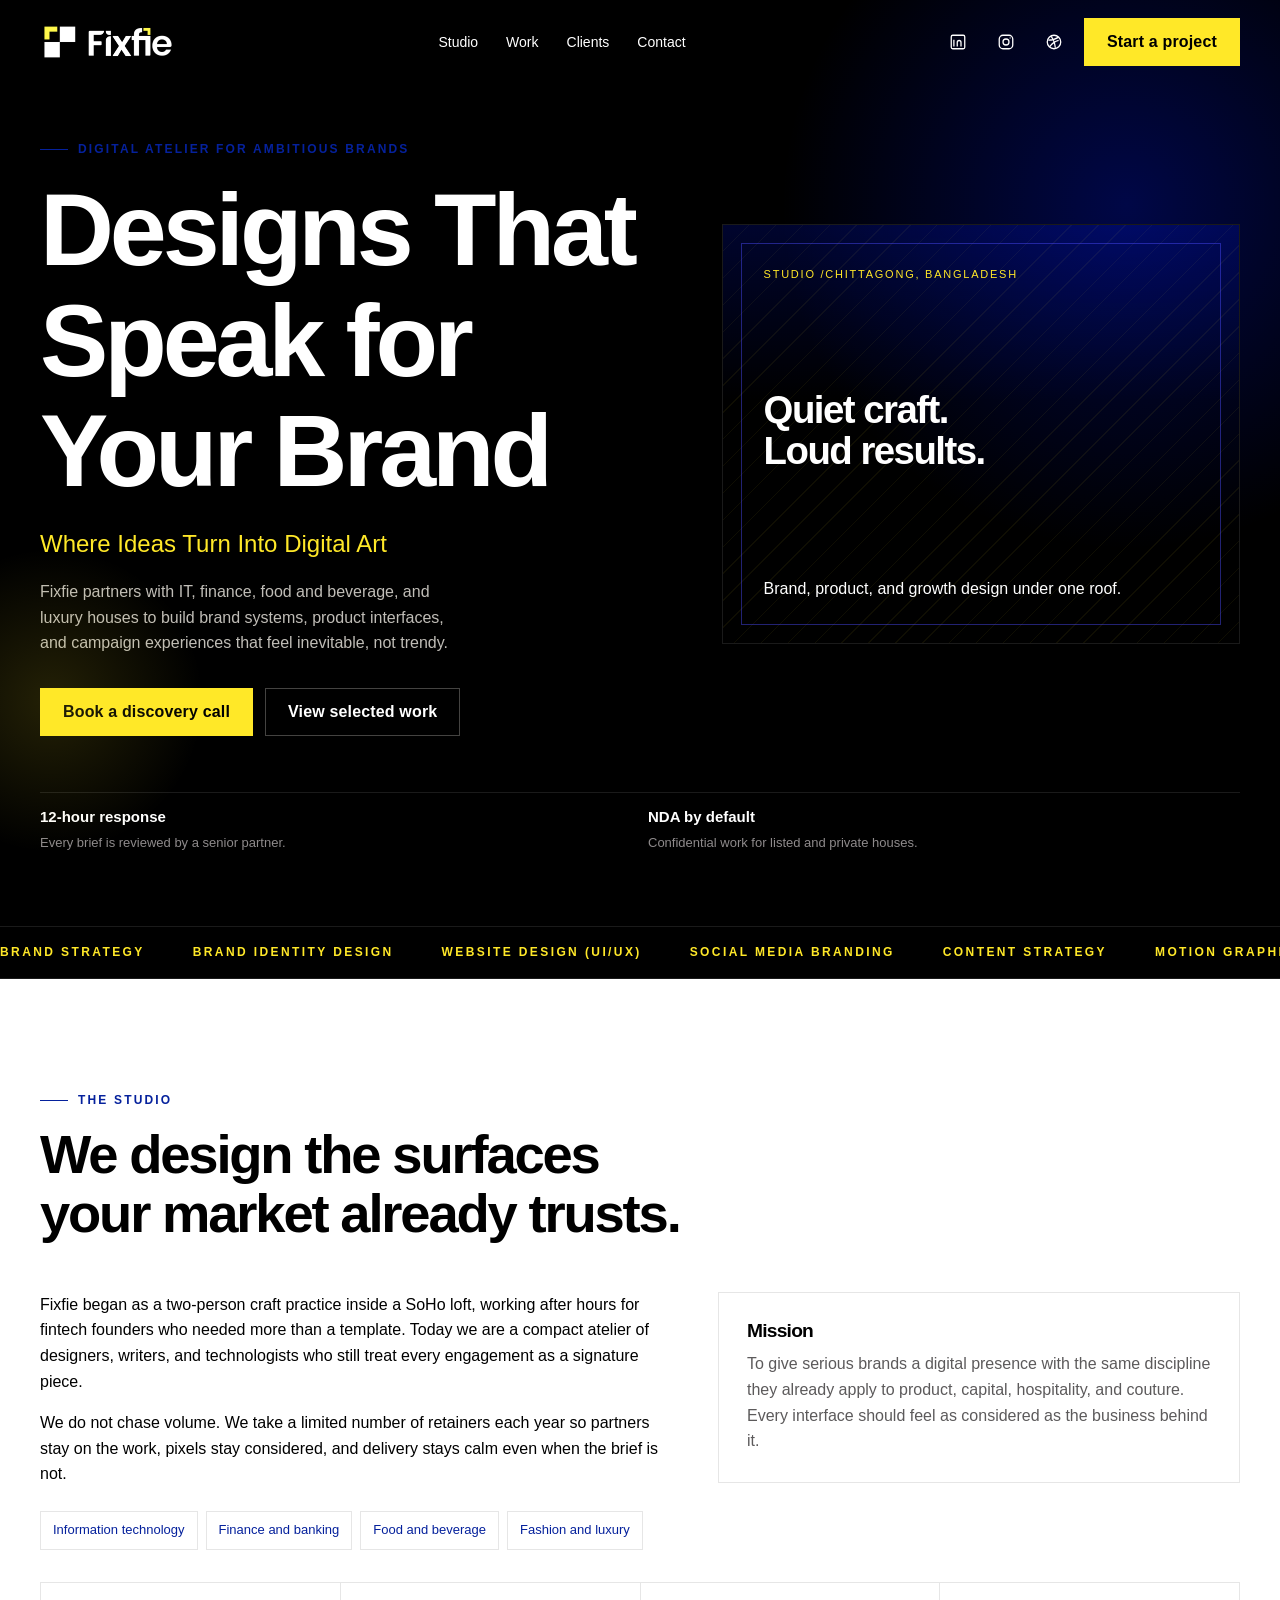
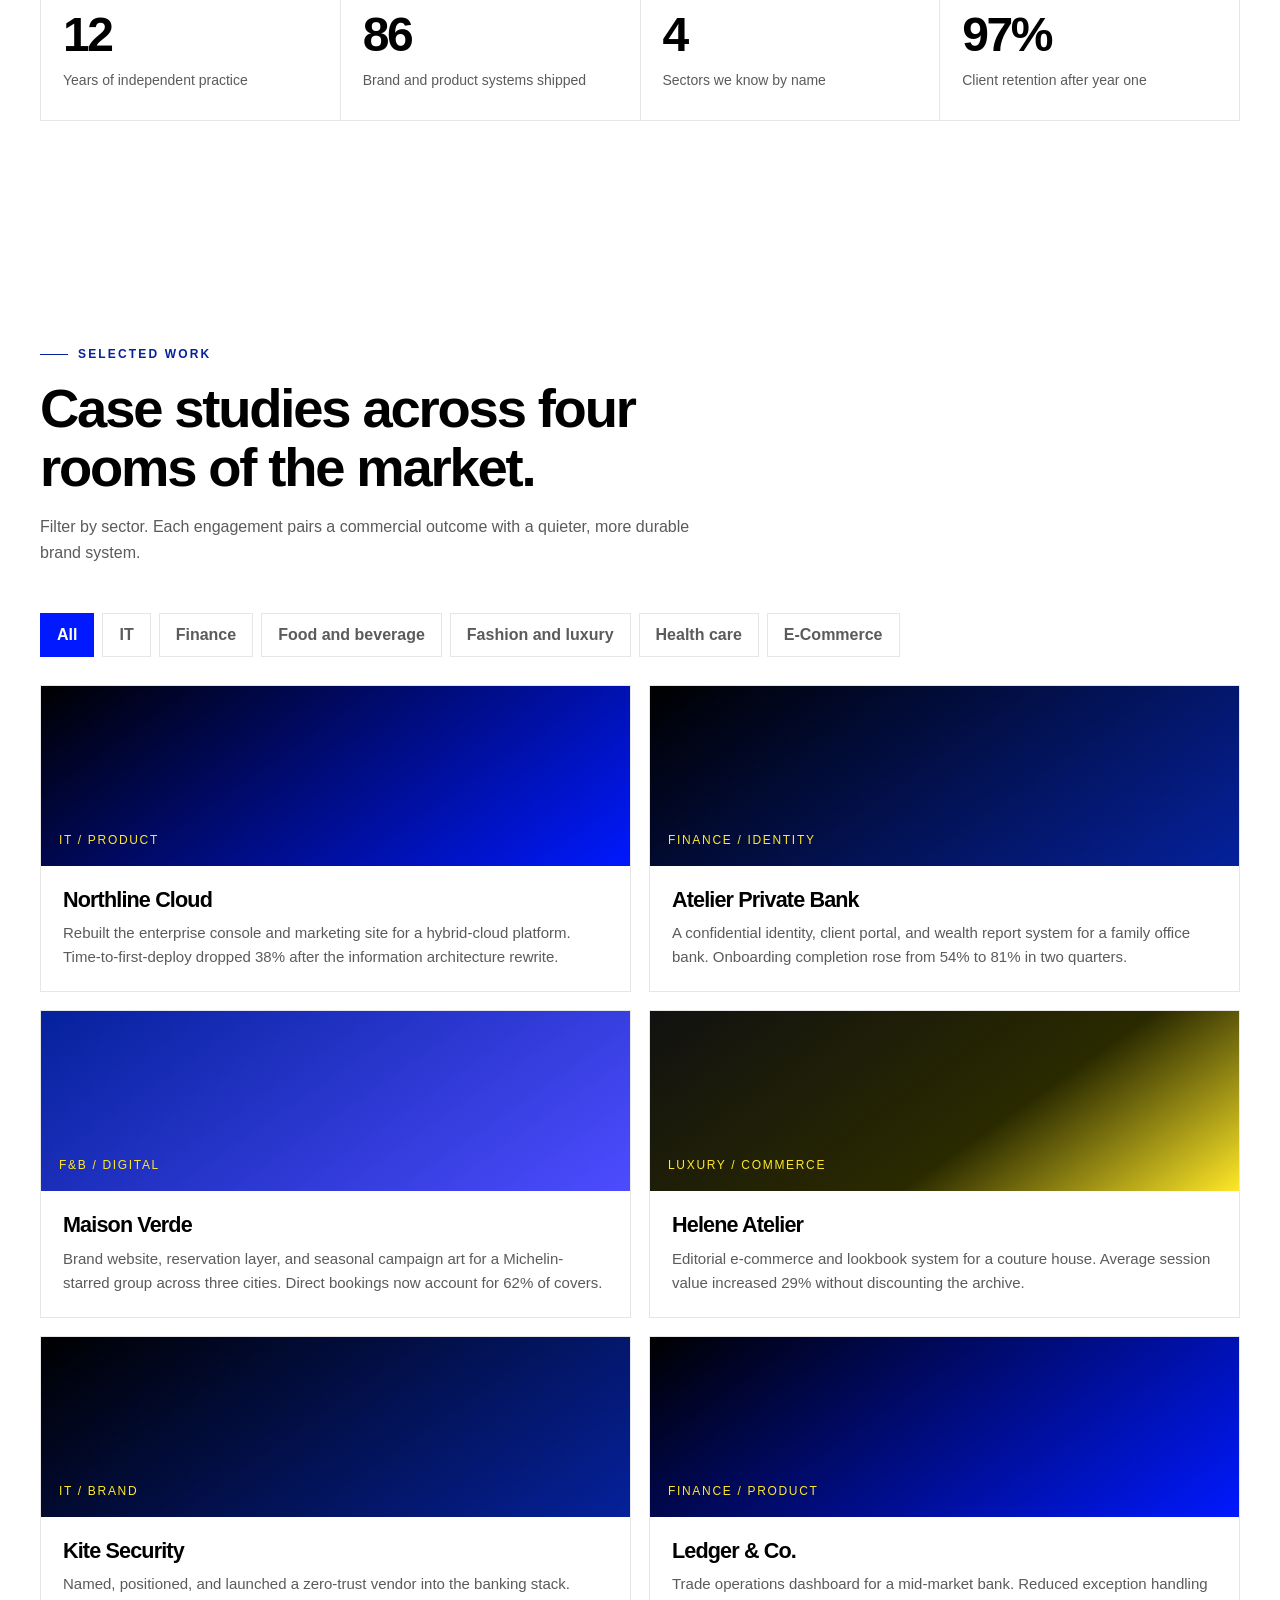
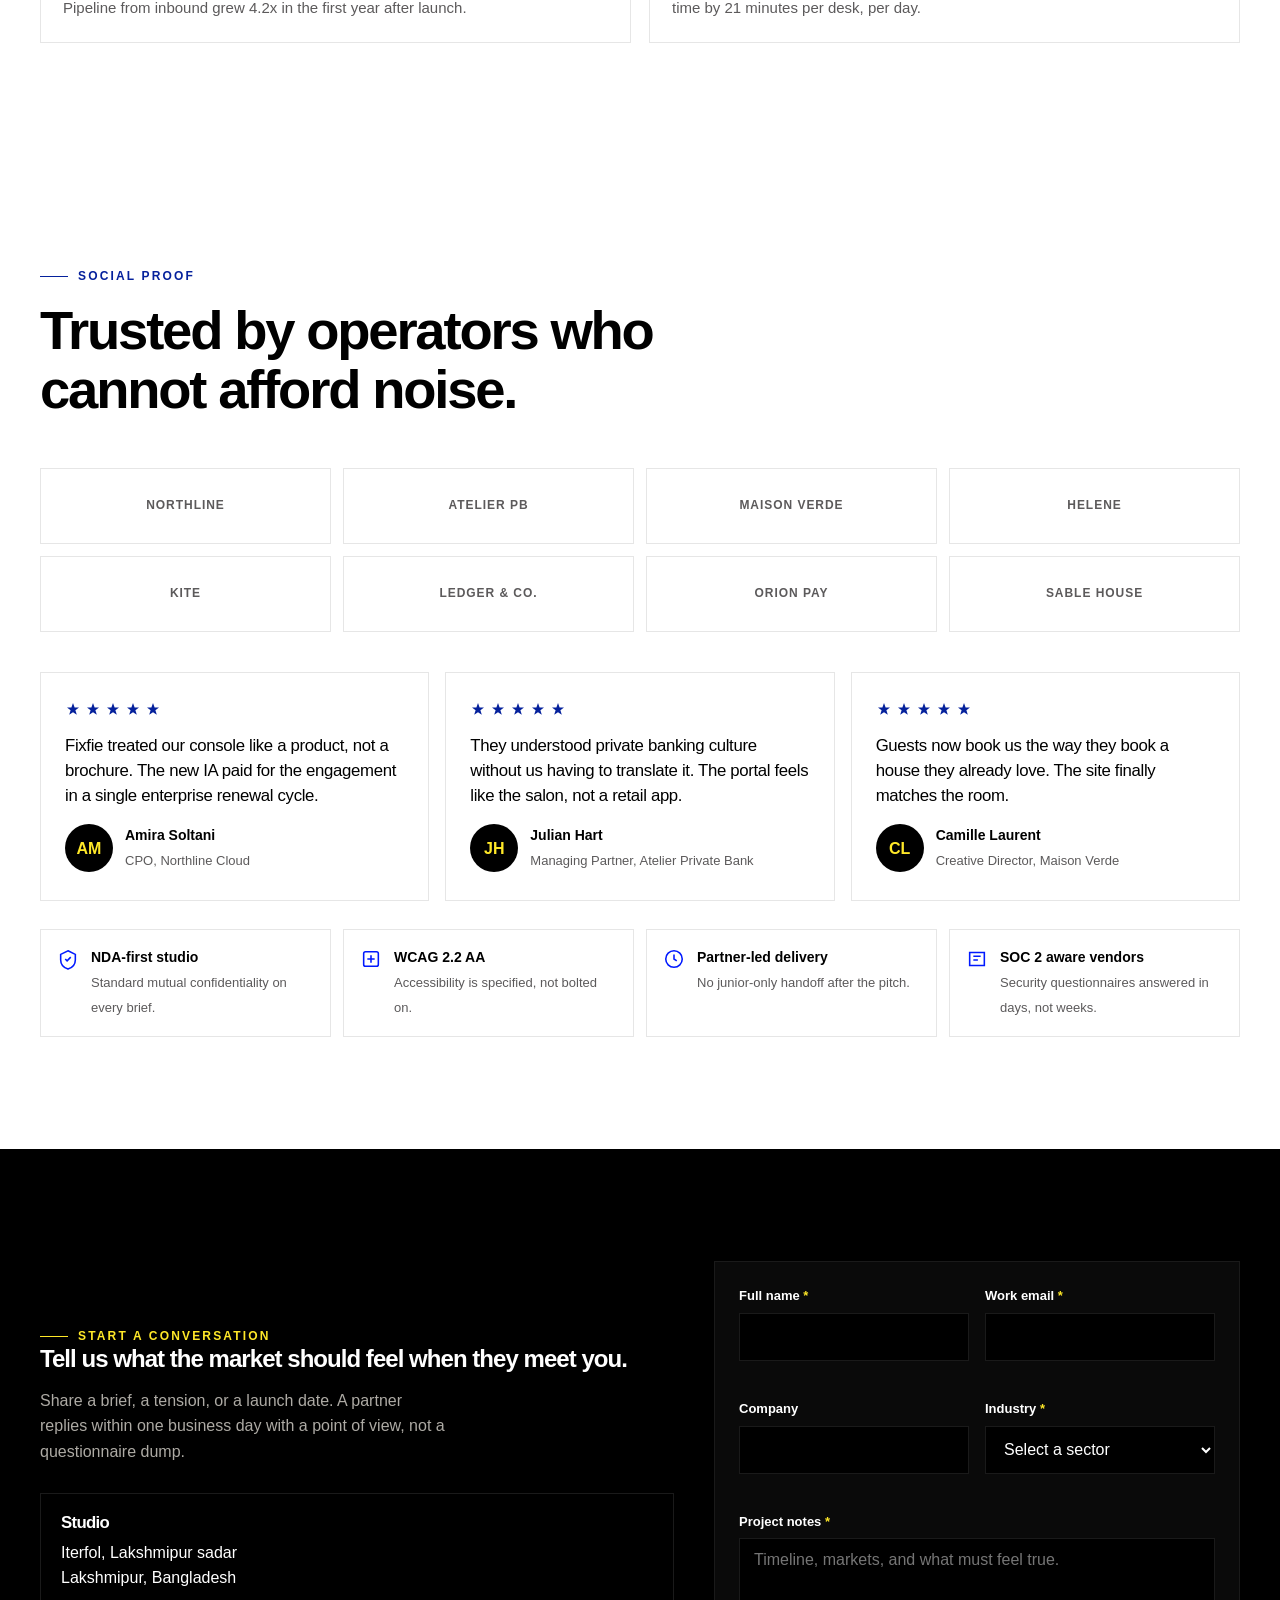
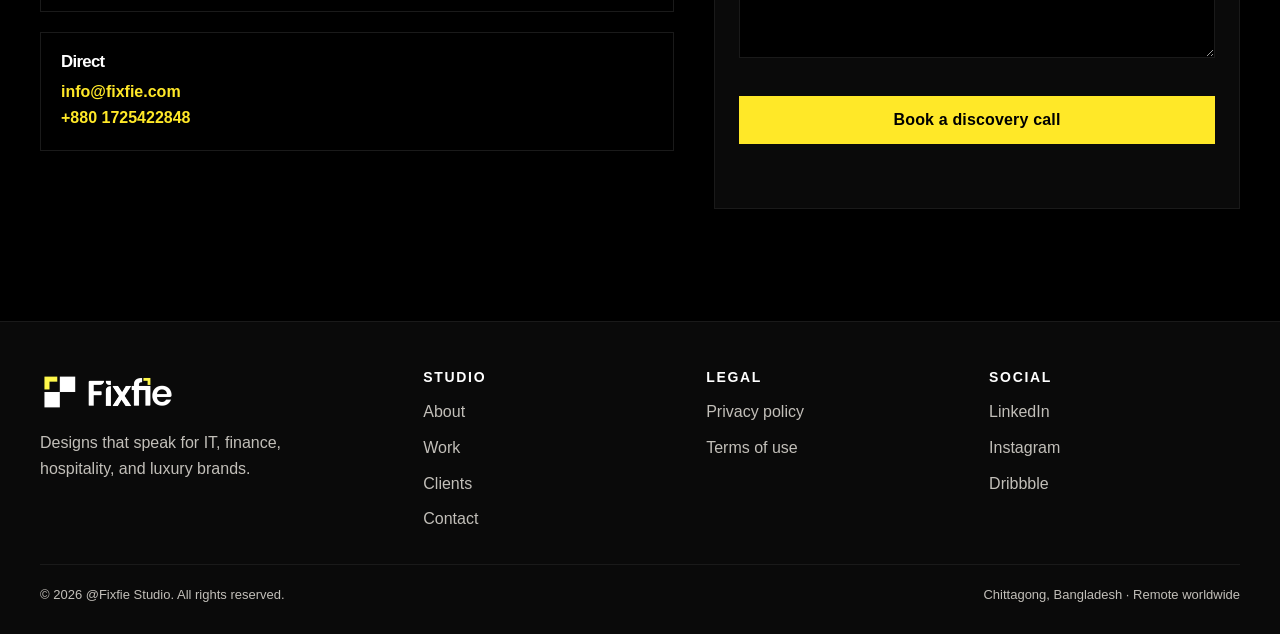
<file: index.html>
<!DOCTYPE html>
<html lang="en">
<head>
  <meta charset="UTF-8">
  <meta name="viewport" content="width=device-width, initial-scale=1">
  <title>Fixfie | Designs That Speak for Your Brand</title>
  <meta name="description" content="Fixfie is a premium digital agency crafting brand systems, product interfaces, and campaign experiences for IT, finance, food and beverage, and luxury houses.">
  <meta name="keywords" content="Fixfie, digital agency, brand design, UX, IT, finance, luxury, food and beverage, product design">
  <meta name="author" content="Fixfie">
  <meta name="robots" content="index, follow">
  <link rel="canonical" href="https://www.fixfie.studio/">
  <meta property="og:type" content="website">
  <meta property="og:title" content="Fixfie | Designs That Speak for Your Brand">
  <meta property="og:description" content="Where ideas turn into digital art. Brand, product, and campaign design for ambitious companies.">
  <meta property="og:url" content="https://www.fixfie.studio/">
  <meta property="og:image" content="/relogo-1.png">
  <meta name="twitter:card" content="summary_large_image">
  <meta name="twitter:title" content="Fixfie | Designs That Speak for Your Brand">
  <meta name="twitter:description" content="Premium digital design for IT, finance, F&amp;B, and luxury brands.">
  <meta name="theme-color" content="#000000">
<link rel="icon" href="/favicon 1.svg" media="(prefers-color-scheme: light)">
<link rel="icon" href="/favicon-light 1.svg" media="(prefers-color-scheme: dark)">
  <link rel="apple-touch-icon" href="/favicon.png">
  <link rel="preconnect" href="https://api.fontshare.com" crossorigin>
  <link rel="stylesheet" href="https://api.fontshare.com/v2/css?f[]=satoshi@300,400,500,700,900&display=swap">
  <link rel="stylesheet" href="/styles.css">
  <script type="application/ld+json">
  {
    "@context": "https://schema.org",
    "@type": "ProfessionalService",
    "name": "Fixfie",
    "url": "https://www.fixfie.studio/",
    "logo": "https://www.fixfie.studio/relogo-1.png",
    "image": "https://www.fixfie.studio/relogo-1.png",
    "description": "Fixfie is a digital design agency creating brand systems, product interfaces, and campaign experiences for IT, finance, food and beverage, and luxury brands.",
    "areaServed": "Worldwide",
    "email": "studio@fixfie.studio",
    "telephone": "+1-212-555-0148",
    "address": {
      "@type": "PostalAddress",
      "streetAddress": "118 Mercer Street, Floor 6",
      "addressLocality": "New York",
      "addressRegion": "NY",
      "postalCode": "10012",
      "addressCountry": "US"
    },
    "sameAs": [
      "https://www.linkedin.com/company/fixfie",
      "https://www.instagram.com/fixfie.studio",
      "https://dribbble.com/fixfie"
    ]
  }
  </script>
</head>
<body>
  <a class="skip-link" href="#main">Skip to main content</a>

  <header class="site-header" data-header>
    <div class="container nav">
      <a class="logo" href="#top" aria-label="Fixfie home">
        <img class="logo-dark" src="/relogo-2.png" width="168" height="40" alt="Fixfie">
        <img class="logo-light" src="/relogo-1.png" width="168" height="40" alt="Fixfie">
      </a>
      <nav class="nav-links" aria-label="Primary">
        <a href="#about">Studio</a>
        <a href="#work">Work</a>
        <a href="#proof">Clients</a>
        <a href="#contact">Contact</a>
      </nav>
      <div class="nav-actions">
        <div class="socials" aria-label="Social media">
          <a href="https://www.linkedin.com/company/fixfie" target="_blank" rel="noopener noreferrer" aria-label="Fixfie on LinkedIn">
            <svg class="icon" viewBox="0 0 24 24" fill="none" stroke="currentColor" stroke-width="1.7" aria-hidden="true"><path d="M6.5 9v9M6.5 6.5v.01M11 18v-5.5a2.5 2.5 0 1 1 5 0V18"/><rect x="3" y="3" width="18" height="18" rx="2"/></svg>
          </a>
          <a href="https://www.instagram.com/fixfie.studio" target="_blank" rel="noopener noreferrer" aria-label="Fixfie on Instagram">
            <svg class="icon" viewBox="0 0 24 24" fill="none" stroke="currentColor" stroke-width="1.7" aria-hidden="true"><rect x="3" y="3" width="18" height="18" rx="5"/><circle cx="12" cy="12" r="4"/><circle cx="17.5" cy="6.5" r=".8" fill="currentColor" stroke="none"/></svg>
          </a>
          <a href="https://dribbble.com/fixfie" target="_blank" rel="noopener noreferrer" aria-label="Fixfie on Dribbble">
            <svg class="icon" viewBox="0 0 24 24" fill="none" stroke="currentColor" stroke-width="1.7" aria-hidden="true"><circle cx="12" cy="12" r="9"/><path d="M4.5 9.5c4.5 0 9.2-.8 13.8-4M6 18.5c3.2-4.5 6.6-7.5 12.2-8.8M8.2 4.4c2.8 3.6 4.8 8.2 5.6 15.2"/></svg>
          </a>
        </div>
        <a class="btn btn-primary nav-cta" href="#contact">Start a project</a>
        <button class="menu-toggle" type="button" aria-controls="mobile-nav" aria-expanded="false" aria-label="Open menu">
          <span></span>
        </button>
      </div>
    </div>
  </header>

  <nav class="mobile-nav" id="mobile-nav" aria-label="Mobile">
    <a href="#about">Studio</a>
    <a href="#work">Work</a>
    <a href="#proof">Clients</a>
    <a href="#contact">Contact</a>
    <a class="btn btn-primary" href="#contact">Start a project</a>
    <div class="socials">
      <a href="https://www.linkedin.com/company/fixfie" target="_blank" rel="noopener noreferrer" aria-label="LinkedIn">
        <svg class="icon" viewBox="0 0 24 24" fill="none" stroke="currentColor" stroke-width="1.7" aria-hidden="true"><path d="M6.5 9v9M6.5 6.5v.01M11 18v-5.5a2.5 2.5 0 1 1 5 0V18"/><rect x="3" y="3" width="18" height="18" rx="2"/></svg>
      </a>
      <a href="https://www.instagram.com/fixfie.studio" target="_blank" rel="noopener noreferrer" aria-label="Instagram">
        <svg class="icon" viewBox="0 0 24 24" fill="none" stroke="currentColor" stroke-width="1.7" aria-hidden="true"><rect x="3" y="3" width="18" height="18" rx="5"/><circle cx="12" cy="12" r="4"/></svg>
      </a>
      <a href="https://dribbble.com/fixfie" target="_blank" rel="noopener noreferrer" aria-label="Dribbble">
        <svg class="icon" viewBox="0 0 24 24" fill="none" stroke="currentColor" stroke-width="1.7" aria-hidden="true"><circle cx="12" cy="12" r="9"/><path d="M4.5 9.5c4.5 0 9.2-.8 13.8-4M6 18.5c3.2-4.5 6.6-7.5 12.2-8.8M8.2 4.4c2.8 3.6 4.8 8.2 5.6 15.2"/></svg>
      </a>
    </div>
  </nav>

  <main id="main">
    <section class="hero" id="top">
      <div class="container hero-grid">
        <div>
          <p class="eyebrow">Digital atelier for ambitious brands</p>
          <h1>Designs That Speak for Your Brand</h1>
          <p class="hero-sub">Where Ideas Turn Into Digital Art</p>
          <p class="hero-copy">Fixfie partners with IT, finance, food and beverage, and luxury houses to build brand systems, product interfaces, and campaign experiences that feel inevitable, not trendy.</p>
          <div class="hero-actions">
            <a class="btn btn-primary" href="#contact">Book a discovery call</a>
            <a class="btn btn-ghost" href="#work">View selected work</a>
          </div>
        </div>
        <div class="hero-visual" aria-hidden="true">
          <div class="hero-visual-frame">
            <small>Studio /Chittagong, Bangladesh</small>
            <h3>Quiet craft. Loud results.</h3>
            <p>Brand, product, and growth design under one roof.</p>
          </div>
        </div>
      </div>
      <div class="container" style="margin-top:56px">
        <div class="hero-meta">
          <p><strong>12-hour response</strong>Every brief is reviewed by a senior partner.</p>
          <p><strong>NDA by default</strong>Confidential work for listed and private houses.</p>
        </div>
      </div>
    </section>

    <div class="marquee" aria-hidden="true">
      <div class="marquee-track">
        <span>Brand strategy</span>
        <span>Brand Identity Design</span>
        <span>Website Design (UI/UX)</span>
        <span>Social Media Branding</span>
        <span>Content Strategy</span>
        <span>Motion Graphics</span>
        <span>Packaging Design</span>
        <span>Presentation Design</span>
        <span>Brand Audit & Consulting</span>
        <span>Environmental Branding</span>
        <span>Campaign art direction</span>
        <span>Web Development</span>
        <span>Brand strategy</span>
        <span>Brand Identity Design</span>
        <span>Website Design (UI/UX)</span>
        <span>Social Media Branding</span>
        <span>Content Strategy</span>
        <span>Motion Graphics</span>
        <span>Packaging Design</span>
        <span>Presentation Design</span>
        <span>Brand Audit & Consulting</span>
        <span>Environmental Branding</span>
        <span>Campaign art direction</span>
        <span>Web Development</span>
        
      </div>
    </div>

    <section class="section about" id="about">
      <div class="container">
        <div class="section-head reveal">
          <p class="eyebrow">The studio</p>
          <h2>We design the surfaces your market already trusts.</h2>
        </div>
        <div class="about-grid">
          <div class="about-copy reveal">
            <p>Fixfie began as a two-person craft practice inside a SoHo loft, working after hours for fintech founders who needed more than a template. Today we are a compact atelier of designers, writers, and technologists who still treat every engagement as a signature piece.</p>
            <p>We do not chase volume. We take a limited number of retainers each year so partners stay on the work, pixels stay considered, and delivery stays calm even when the brief is not.</p>
            <div class="industries" aria-label="Industries served">
              <span class="chip">Information technology</span>
              <span class="chip">Finance and banking</span>
              <span class="chip">Food and beverage</span>
              <span class="chip">Fashion and luxury</span>
            </div>
          </div>
          <aside class="mission reveal">
            <h3>Mission</h3>
            <p class="muted">To give serious brands a digital presence with the same discipline they already apply to product, capital, hospitality, and couture. Every interface should feel as considered as the business behind it.</p>
          </aside>
        </div>
        <div class="metrics reveal" aria-label="Key achievements">
          <div class="metric"><strong>12</strong><span>Years of independent practice</span></div>
          <div class="metric"><strong>86</strong><span>Brand and product systems shipped</span></div>
          <div class="metric"><strong>4</strong><span>Sectors we know by name</span></div>
          <div class="metric"><strong>97%</strong><span>Client retention after year one</span></div>
        </div>
      </div>
    </section>

    <section class="section work" id="work">
      <div class="container">
        <div class="section-head reveal">
          <p class="eyebrow">Selected work</p>
          <h2>Case studies across four rooms of the market.</h2>
          <p class="muted">Filter by sector. Each engagement pairs a commercial outcome with a quieter, more durable brand system.</p>
        </div>
        <div class="filters" role="group" aria-label="Filter work by industry">
          <button class="filter-btn is-active" type="button" data-filter="all" aria-pressed="true">All</button>
          <button class="filter-btn" type="button" data-filter="it" aria-pressed="false">IT</button>
          <button class="filter-btn" type="button" data-filter="finance" aria-pressed="false">Finance</button>
          <button class="filter-btn" type="button" data-filter="fnb" aria-pressed="false">Food and beverage</button>
          <button class="filter-btn" type="button" data-filter="luxury" aria-pressed="false">Fashion and luxury</button>
          <button class="filter-btn" type="button" data-filter="luxury" aria-pressed="false">Health care</button>
          <button class="filter-btn" type="button" data-filter="luxury" aria-pressed="false">E-Commerce</button>
      
        </div>
        <div class="work-grid">
          <article class="card reveal" data-category="it">
            <div class="card-media tone-b"><span>IT / Product</span></div>
            <div class="card-body">
              <h3>Northline Cloud</h3>
              <p>Rebuilt the enterprise console and marketing site for a hybrid-cloud platform. Time-to-first-deploy dropped 38% after the information architecture rewrite.</p>
            </div>
          </article>
          <article class="card reveal" data-category="finance">
            <div class="card-media tone-a"><span>Finance / Identity</span></div>
            <div class="card-body">
              <h3>Atelier Private Bank</h3>
              <p>A confidential identity, client portal, and wealth report system for a family office bank. Onboarding completion rose from 54% to 81% in two quarters.</p>
            </div>
          </article>
          <article class="card reveal" data-category="fnb">
            <div class="card-media tone-c"><span>F&amp;B / Digital</span></div>
            <div class="card-body">
              <h3>Maison Verde</h3>
              <p>Brand website, reservation layer, and seasonal campaign art for a Michelin-starred group across three cities. Direct bookings now account for 62% of covers.</p>
            </div>
          </article>
          <article class="card reveal" data-category="luxury">
            <div class="card-media tone-d"><span>Luxury / Commerce</span></div>
            <div class="card-body">
              <h3>Helene Atelier</h3>
              <p>Editorial e-commerce and lookbook system for a couture house. Average session value increased 29% without discounting the archive.</p>
            </div>
          </article>
          <article class="card reveal" data-category="it">
            <div class="card-media tone-a"><span>IT / Brand</span></div>
            <div class="card-body">
              <h3>Kite Security</h3>
              <p>Named, positioned, and launched a zero-trust vendor into the banking stack. Pipeline from inbound grew 4.2x in the first year after launch.</p>
            </div>
          </article>
          <article class="card reveal" data-category="finance">
            <div class="card-media tone-b"><span>Finance / Product</span></div>
            <div class="card-body">
              <h3>Ledger &amp; Co.</h3>
              <p>Trade operations dashboard for a mid-market bank. Reduced exception handling time by 21 minutes per desk, per day.</p>
            </div>
          </article>
        </div>
      </div>
    </section>

    <section class="section proof" id="proof">
      <div class="container">
        <div class="section-head reveal">
          <p class="eyebrow">Social proof</p>
          <h2>Trusted by operators who cannot afford noise.</h2>
        </div>
        <div class="logos reveal" aria-label="Client logos">
          <div class="logo-tile">Northline</div>
          <div class="logo-tile">Atelier PB</div>
          <div class="logo-tile">Maison Verde</div>
          <div class="logo-tile">Helene</div>
          <div class="logo-tile">Kite</div>
          <div class="logo-tile">Ledger &amp; Co.</div>
          <div class="logo-tile">Orion Pay</div>
          <div class="logo-tile">Sable House</div>
        </div>
        <div class="quotes">
          <article class="quote reveal">
            <div class="stars" aria-label="Rated 5 out of 5">
              <svg viewBox="0 0 24 24" fill="currentColor" aria-hidden="true"><path d="M12 3l2.4 6.8H21l-5.4 4.1 2.1 6.6L12 16.8 6.3 20.5 8.4 13.9 3 9.8h6.6z"/></svg>
              <svg viewBox="0 0 24 24" fill="currentColor" aria-hidden="true"><path d="M12 3l2.4 6.8H21l-5.4 4.1 2.1 6.6L12 16.8 6.3 20.5 8.4 13.9 3 9.8h6.6z"/></svg>
              <svg viewBox="0 0 24 24" fill="currentColor" aria-hidden="true"><path d="M12 3l2.4 6.8H21l-5.4 4.1 2.1 6.6L12 16.8 6.3 20.5 8.4 13.9 3 9.8h6.6z"/></svg>
              <svg viewBox="0 0 24 24" fill="currentColor" aria-hidden="true"><path d="M12 3l2.4 6.8H21l-5.4 4.1 2.1 6.6L12 16.8 6.3 20.5 8.4 13.9 3 9.8h6.6z"/></svg>
              <svg viewBox="0 0 24 24" fill="currentColor" aria-hidden="true"><path d="M12 3l2.4 6.8H21l-5.4 4.1 2.1 6.6L12 16.8 6.3 20.5 8.4 13.9 3 9.8h6.6z"/></svg>
            </div>
            <blockquote>Fixfie treated our console like a product, not a brochure. The new IA paid for the engagement in a single enterprise renewal cycle.</blockquote>
            <div class="quote-meta">
              <div class="avatar" aria-hidden="true">AM</div>
              <div>
                <strong>Amira Soltani</strong>
                <span>CPO, Northline Cloud</span>
              </div>
            </div>
          </article>
          <article class="quote reveal">
            <div class="stars" aria-label="Rated 5 out of 5">
              <svg viewBox="0 0 24 24" fill="currentColor" aria-hidden="true"><path d="M12 3l2.4 6.8H21l-5.4 4.1 2.1 6.6L12 16.8 6.3 20.5 8.4 13.9 3 9.8h6.6z"/></svg>
              <svg viewBox="0 0 24 24" fill="currentColor" aria-hidden="true"><path d="M12 3l2.4 6.8H21l-5.4 4.1 2.1 6.6L12 16.8 6.3 20.5 8.4 13.9 3 9.8h6.6z"/></svg>
              <svg viewBox="0 0 24 24" fill="currentColor" aria-hidden="true"><path d="M12 3l2.4 6.8H21l-5.4 4.1 2.1 6.6L12 16.8 6.3 20.5 8.4 13.9 3 9.8h6.6z"/></svg>
              <svg viewBox="0 0 24 24" fill="currentColor" aria-hidden="true"><path d="M12 3l2.4 6.8H21l-5.4 4.1 2.1 6.6L12 16.8 6.3 20.5 8.4 13.9 3 9.8h6.6z"/></svg>
              <svg viewBox="0 0 24 24" fill="currentColor" aria-hidden="true"><path d="M12 3l2.4 6.8H21l-5.4 4.1 2.1 6.6L12 16.8 6.3 20.5 8.4 13.9 3 9.8h6.6z"/></svg>
            </div>
            <blockquote>They understood private banking culture without us having to translate it. The portal feels like the salon, not a retail app.</blockquote>
            <div class="quote-meta">
              <div class="avatar" aria-hidden="true">JH</div>
              <div>
                <strong>Julian Hart</strong>
                <span>Managing Partner, Atelier Private Bank</span>
              </div>
            </div>
          </article>
          <article class="quote reveal">
            <div class="stars" aria-label="Rated 5 out of 5">
              <svg viewBox="0 0 24 24" fill="currentColor" aria-hidden="true"><path d="M12 3l2.4 6.8H21l-5.4 4.1 2.1 6.6L12 16.8 6.3 20.5 8.4 13.9 3 9.8h6.6z"/></svg>
              <svg viewBox="0 0 24 24" fill="currentColor" aria-hidden="true"><path d="M12 3l2.4 6.8H21l-5.4 4.1 2.1 6.6L12 16.8 6.3 20.5 8.4 13.9 3 9.8h6.6z"/></svg>
              <svg viewBox="0 0 24 24" fill="currentColor" aria-hidden="true"><path d="M12 3l2.4 6.8H21l-5.4 4.1 2.1 6.6L12 16.8 6.3 20.5 8.4 13.9 3 9.8h6.6z"/></svg>
              <svg viewBox="0 0 24 24" fill="currentColor" aria-hidden="true"><path d="M12 3l2.4 6.8H21l-5.4 4.1 2.1 6.6L12 16.8 6.3 20.5 8.4 13.9 3 9.8h6.6z"/></svg>
              <svg viewBox="0 0 24 24" fill="currentColor" aria-hidden="true"><path d="M12 3l2.4 6.8H21l-5.4 4.1 2.1 6.6L12 16.8 6.3 20.5 8.4 13.9 3 9.8h6.6z"/></svg>
            </div>
            <blockquote>Guests now book us the way they book a house they already love. The site finally matches the room.</blockquote>
            <div class="quote-meta">
              <div class="avatar" aria-hidden="true">CL</div>
              <div>
                <strong>Camille Laurent</strong>
                <span>Creative Director, Maison Verde</span>
              </div>
            </div>
          </article>
        </div>
        <div class="badges reveal" aria-label="Trust badges">
          <div class="badge">
            <svg viewBox="0 0 24 24" fill="none" stroke="currentColor" stroke-width="1.7" aria-hidden="true"><path d="M12 3l8 4v6c0 5-3.4 8.4-8 10-4.6-1.6-8-5-8-10V7z"/><path d="M9 12l2 2 4-4"/></svg>
            <div><strong>NDA-first studio</strong><span>Standard mutual confidentiality on every brief.</span></div>
          </div>
          <div class="badge">
            <svg viewBox="0 0 24 24" fill="none" stroke="currentColor" stroke-width="1.7" aria-hidden="true"><rect x="4" y="4" width="16" height="16" rx="2"/><path d="M8 12h8M12 8v8"/></svg>
            <div><strong>WCAG 2.2 AA</strong><span>Accessibility is specified, not bolted on.</span></div>
          </div>
          <div class="badge">
            <svg viewBox="0 0 24 24" fill="none" stroke="currentColor" stroke-width="1.7" aria-hidden="true"><circle cx="12" cy="12" r="9"/><path d="M12 7v5l3 2"/></svg>
            <div><strong>Partner-led delivery</strong><span>No junior-only handoff after the pitch.</span></div>
          </div>
          <div class="badge">
            <svg viewBox="0 0 24 24" fill="none" stroke="currentColor" stroke-width="1.7" aria-hidden="true"><path d="M4 19V5h16v14H4z"/><path d="M8 9h8M8 13h5"/></svg>
            <div><strong>SOC 2 aware vendors</strong><span>Security questionnaires answered in days, not weeks.</span></div>
          </div>
        </div>
      </div>
    </section>

    <section class="section contact" id="contact">
      <div class="container contact-grid">
        <div class="reveal">
          <p class="eyebrow">Start a conversation</p>
          <h2>Tell us what the market should feel when they meet you.</h2>
          <p class="muted" style="margin-top:16px;max-width:46ch">Share a brief, a tension, or a launch date. A partner replies within one business day with a point of view, not a questionnaire dump.</p>
          <div class="contact-aside" style="margin-top:28px">
            <div class="contact-card">
              <h3>Studio</h3>
              <p>Iterfol, Lakshmipur sadar<br>Lakshmipur, Bangladesh</p>
            </div>
            <div class="contact-card">
              <h3>Direct</h3>
              <p><a href="mailto:info@fixfie.com">info@fixfie.com</a><br><a href="tel:+8801725422848">+880 1725422848</a></p>
            </div>
          </div>
        </div>
        <form class="form reveal" action="https://formspree.io/f/mjyvlpqr" id="contact-form" novalidate method="post">
          <div class="form-row">
            <div class="field">
              <label for="name">Full name <span class="req" aria-hidden="true">*</span></label>
              <input id="name" name="name" type="text" autocomplete="name" required>
              <p class="error-text" role="alert"></p>
            </div>
            <div class="field">
              <label for="email">Work email <span class="req" aria-hidden="true">*</span></label>
              <input id="email" name="email" type="email" autocomplete="email" required>
              <p class="error-text" role="alert"></p>
            </div>
          </div>
          <div class="form-row">
            <div class="field">
              <label for="company">Company</label>
              <input id="company" name="company" type="text" autocomplete="organization">
              <p class="error-text" role="alert"></p>
            </div>
            <div class="field">
              <label for="industry">Industry <span class="req" aria-hidden="true">*</span></label>
              <select id="industry" name="industry" required>
                <option value="">Select a sector</option>
                <option value="it">Information technology</option>
                <option value="finance">Finance and banking</option>
                <option value="fnb">Food and beverage</option>
                <option value="luxury">Fashion and luxury</option>
                <option value="other">Other</option>
              </select>
              <p class="error-text" role="alert"></p>
            </div>
          </div>
          <div class="field">
            <label for="message">Project notes <span class="req" aria-hidden="true">*</span></label>
            <textarea id="message" name="message" required placeholder="Timeline, markets, and what must feel true."></textarea>
            <p class="error-text" role="alert"></p>
          </div>
          <button class="btn btn-primary" type="submit">Book a discovery call</button>
          <p class="form-status" aria-live="polite"></p>

        </form>
      </div>
    </section>
  </main>

  <footer class="footer">
    <div class="container">
      <div class="footer-grid">
        <div>
          <a class="logo" href="#top" aria-label="Fixfie home">
            <img src="/relogo-2.png" width="168" height="40" alt="Fixfie">
          </a>
          <p style="margin-top:16px;max-width:32ch">Designs that speak for IT, finance, hospitality, and luxury brands.</p>
        </div>
        <div>
          <h3>Studio</h3>
          <ul class="footer-links">
            <li><a href="#about">About</a></li>
            <li><a href="#work">Work</a></li>
            <li><a href="#proof">Clients</a></li>
            <li><a href="#contact">Contact</a></li>
          </ul>
        </div>
        <div>
          <h3>Legal</h3>
          <ul class="footer-links">
            <li><a href="privacy.html">Privacy policy</a></li>
            <li><a href="terms.html">Terms of use</a></li>
          </ul>
        </div>
        <div>
          <h3>Social</h3>
          <ul class="footer-links">
            <li><a href="https://www.linkedin.com/company/fixfie" target="_blank" rel="noopener noreferrer">LinkedIn</a></li>
            <li><a href="https://www.instagram.com/fixfie.studio" target="_blank" rel="noopener noreferrer">Instagram</a></li>
            <li><a href="https://dribbble.com/fixfie" target="_blank" rel="noopener noreferrer">Dribbble</a></li>
          </ul>
        </div>
      </div>
      <div class="footer-bottom">
        <p>&copy; <span id="year">2026</span> @Fixfie Studio. All rights reserved.</p>
        <p>Chittagong, Bangladesh · Remote worldwide</p>
      </div>
    </div>
  </footer>

  <div class="toast" id="toast" role="status" aria-live="polite"></div>
  <script src="/main.js" defer></script>
</body>
</html>
</file>
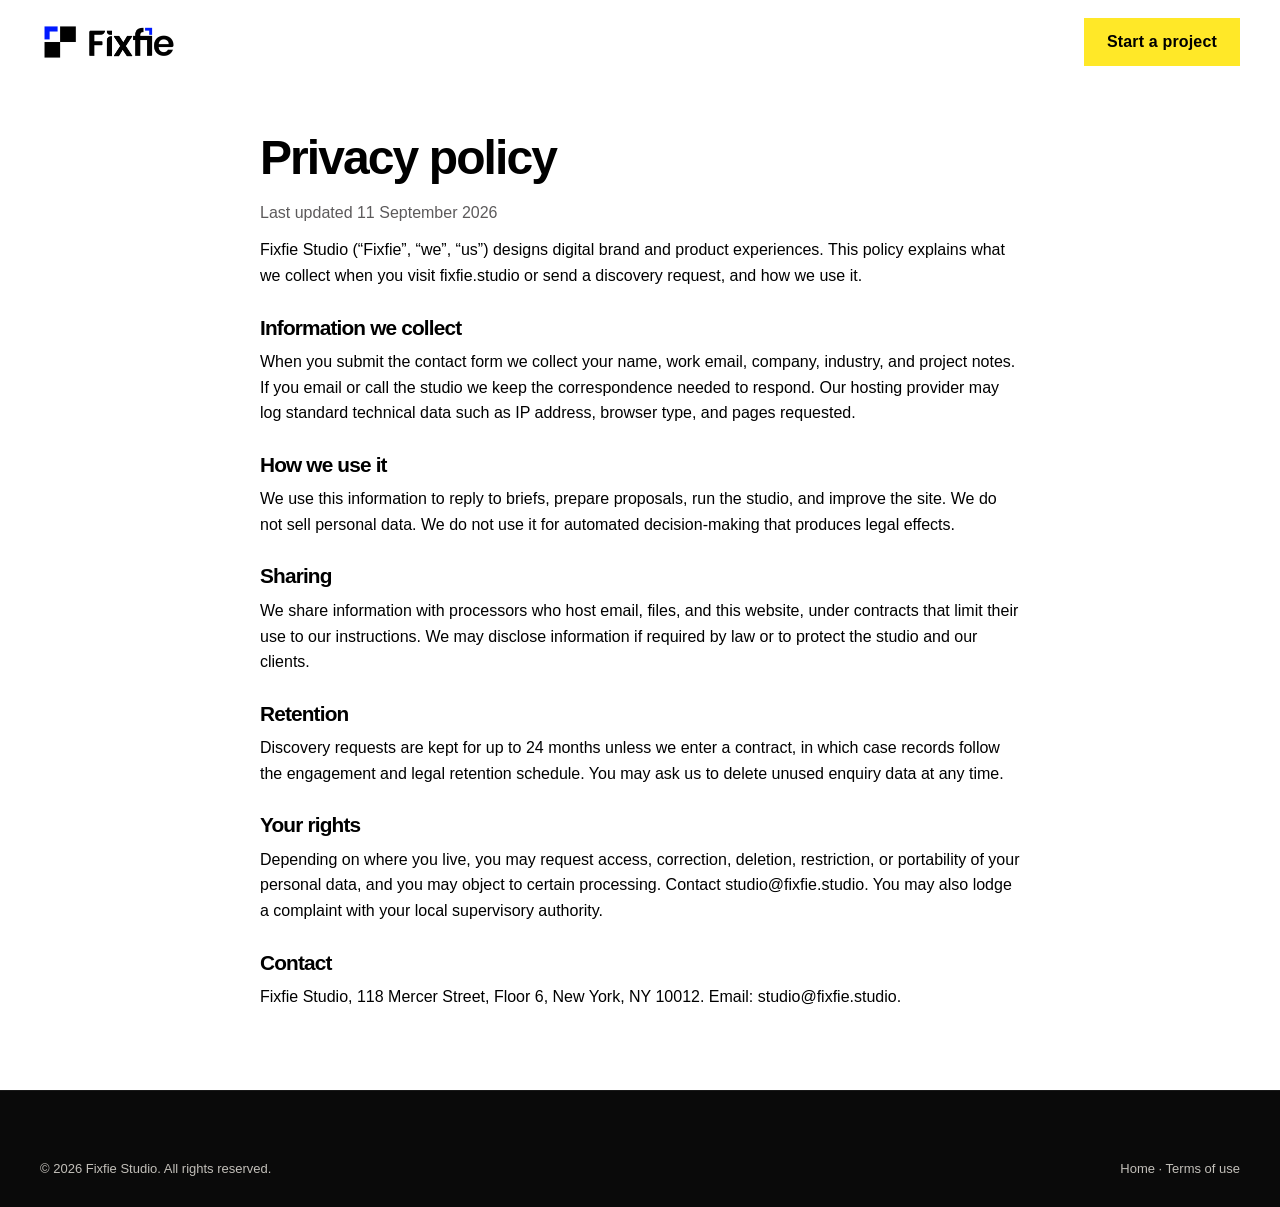
<file: privacy.html>
<!DOCTYPE html>
<html lang="en">
<head>
  <meta charset="UTF-8">
  <meta name="viewport" content="width=device-width, initial-scale=1">
  <title>Privacy Policy | Fixfie</title>
  <meta name="description" content="How Fixfie collects, uses, and protects information submitted through the studio website and discovery form.">
  <meta name="robots" content="index, follow">
  <link rel="canonical" href="https://www.fixfie.studio/privacy.html">
  <meta name="theme-color" content="#000000">
  <link rel="icon" href="/favicon.svg" type="image/svg+xml">
  <link rel="stylesheet" href="https://api.fontshare.com/v2/css?f[]=satoshi@300,400,500,700,900&display=swap">
  <link rel="stylesheet" href="styles.css">
</head>
<body>
  <a class="skip-link" href="#main">Skip to main content</a>
  <header class="site-header is-scrolled">
    <div class="container nav">
      <a class="logo" href="index.html" aria-label="Fixfie home">
        <img class="logo-dark" src="/relogo-1.png" width="168" height="40" alt="Fixfie">
        <img class="logo-light" src="/relogo-1.png" width="168" height="40" alt="Fixfie">
      </a>
      <nav class="nav-links" aria-label="Primary">
        <a href="index.html#about">Studio</a>
        <a href="index.html#work">Work</a>
        <a href="index.html#proof">Clients</a>
        <a href="index.html#contact">Contact</a>
      </nav>
      <div class="nav-actions">
        <a class="btn btn-primary nav-cta" href="index.html#contact">Start a project</a>
        <button class="menu-toggle" type="button" aria-controls="mobile-nav" aria-expanded="false" aria-label="Open menu"><span></span></button>
      </div>
    </div>
  </header>
  <nav class="mobile-nav" id="mobile-nav" aria-label="Mobile">
    <a href="index.html#about">Studio</a>
    <a href="index.html#work">Work</a>
    <a href="index.html#proof">Clients</a>
    <a href="index.html#contact">Contact</a>
  </nav>
  <main id="main" class="container legal">
    <h1>Privacy policy</h1>
    <p class="muted">Last updated 11 September 2026</p>
    <p>Fixfie Studio (“Fixfie”, “we”, “us”) designs digital brand and product experiences. This policy explains what we collect when you visit fixfie.studio or send a discovery request, and how we use it.</p>
    <h2>Information we collect</h2>
    <p>When you submit the contact form we collect your name, work email, company, industry, and project notes. If you email or call the studio we keep the correspondence needed to respond. Our hosting provider may log standard technical data such as IP address, browser type, and pages requested.</p>
    <h2>How we use it</h2>
    <p>We use this information to reply to briefs, prepare proposals, run the studio, and improve the site. We do not sell personal data. We do not use it for automated decision-making that produces legal effects.</p>
    <h2>Sharing</h2>
    <p>We share information with processors who host email, files, and this website, under contracts that limit their use to our instructions. We may disclose information if required by law or to protect the studio and our clients.</p>
    <h2>Retention</h2>
    <p>Discovery requests are kept for up to 24 months unless we enter a contract, in which case records follow the engagement and legal retention schedule. You may ask us to delete unused enquiry data at any time.</p>
    <h2>Your rights</h2>
    <p>Depending on where you live, you may request access, correction, deletion, restriction, or portability of your personal data, and you may object to certain processing. Contact studio@fixfie.studio. You may also lodge a complaint with your local supervisory authority.</p>
    <h2>Contact</h2>
    <p>Fixfie Studio, 118 Mercer Street, Floor 6, New York, NY 10012. Email: studio@fixfie.studio.</p>
  </main>
  <footer class="footer">
    <div class="container footer-bottom">
      <p>&copy; <span id="year">2026</span> Fixfie Studio. All rights reserved.</p>
      <p><a href="index.html">Home</a> · <a href="terms.html">Terms of use</a></p>
    </div>
  </footer>
  <script src="/main.js" defer></script>
</body>
</html>
</file>
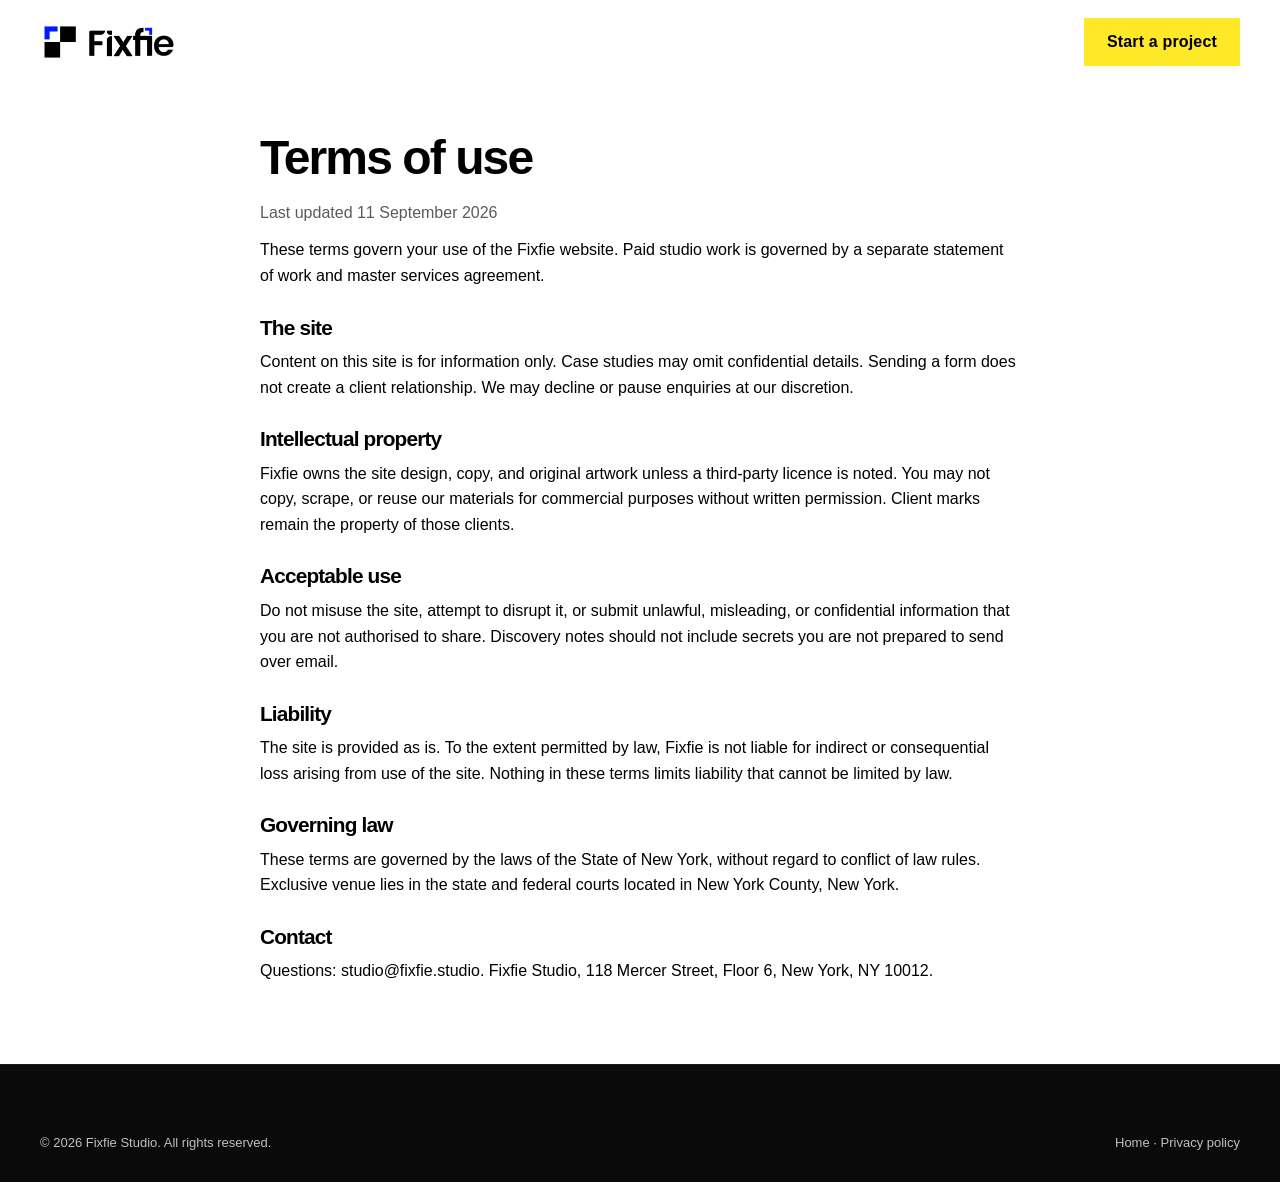
<file: terms.html>
<!DOCTYPE html>
<html lang="en">
<head>
  <meta charset="UTF-8">
  <meta name="viewport" content="width=device-width, initial-scale=1">
  <title>Terms of Use | Fixfie</title>
  <meta name="description" content="Terms governing use of the Fixfie studio website and enquiry process.">
  <meta name="robots" content="index, follow">
  <link rel="canonical" href="https://www.fixfie.studio/terms.html">
  <meta name="theme-color" content="#000000">
  <link rel="icon" href="/favicon.svg" type="image/svg+xml">
  <link rel="stylesheet" href="https://api.fontshare.com/v2/css?f[]=satoshi@300,400,500,700,900&display=swap">
  <link rel="stylesheet" href="styles.css">
</head>
<body>
  <a class="skip-link" href="#main">Skip to main content</a>
  <header class="site-header is-scrolled">
    <div class="container nav">
      <a class="logo" href="index.html" aria-label="Fixfie home">
        <img class="logo-dark" src="relogo-1.png" width="168" height="40" alt="Fixfie">
        <img class="logo-light" src="relogo-1.png" width="168" height="40" alt="Fixfie">
      </a>
      <nav class="nav-links" aria-label="Primary">
        <a href="index.html#about">Studio</a>
        <a href="index.html#work">Work</a>
        <a href="index.html#proof">Clients</a>
        <a href="index.html#contact">Contact</a>
      </nav>
      <div class="nav-actions">
        <a class="btn btn-primary nav-cta" href="index.html#contact">Start a project</a>
        <button class="menu-toggle" type="button" aria-controls="mobile-nav" aria-expanded="false" aria-label="Open menu"><span></span></button>
      </div>
    </div>
  </header>
  <nav class="mobile-nav" id="mobile-nav" aria-label="Mobile">
    <a href="index.html#about">Studio</a>
    <a href="index.html#work">Work</a>
    <a href="index.html#proof">Clients</a>
    <a href="index.html#contact">Contact</a>
  </nav>
  <main id="main" class="container legal">
    <h1>Terms of use</h1>
    <p class="muted">Last updated 11 September 2026</p>
    <p>These terms govern your use of the Fixfie website. Paid studio work is governed by a separate statement of work and master services agreement.</p>
    <h2>The site</h2>
    <p>Content on this site is for information only. Case studies may omit confidential details. Sending a form does not create a client relationship. We may decline or pause enquiries at our discretion.</p>
    <h2>Intellectual property</h2>
    <p>Fixfie owns the site design, copy, and original artwork unless a third-party licence is noted. You may not copy, scrape, or reuse our materials for commercial purposes without written permission. Client marks remain the property of those clients.</p>
    <h2>Acceptable use</h2>
    <p>Do not misuse the site, attempt to disrupt it, or submit unlawful, misleading, or confidential information that you are not authorised to share. Discovery notes should not include secrets you are not prepared to send over email.</p>
    <h2>Liability</h2>
    <p>The site is provided as is. To the extent permitted by law, Fixfie is not liable for indirect or consequential loss arising from use of the site. Nothing in these terms limits liability that cannot be limited by law.</p>
    <h2>Governing law</h2>
    <p>These terms are governed by the laws of the State of New York, without regard to conflict of law rules. Exclusive venue lies in the state and federal courts located in New York County, New York.</p>
    <h2>Contact</h2>
    <p>Questions: studio@fixfie.studio. Fixfie Studio, 118 Mercer Street, Floor 6, New York, NY 10012.</p>
  </main>
  <footer class="footer">
    <div class="container footer-bottom">
      <p>&copy; <span id="year">2026</span> Fixfie Studio. All rights reserved.</p>
      <p><a href="index.html">Home</a> · <a href="privacy.html">Privacy policy</a></p>
    </div>
  </footer>
  <script src="main.js" defer></script>
</body>
</html>
</file>
<file: styles.css>
:root {
  --ink: #000000;
  --ink-soft: #0a0a0a;
  --ink-muted: #111111;
  --ivory: #ffffff;
  --paper: #ffffff;
  --cream: #f6f6f7;
  --gold: #ffe828;
  --gold-deep: #05219c;
  --gold-soft: #fff74a;
  --stone: #5c5a5b;
  --stone-light: #8e8a8b;
  --line: #e6e6e6;
  --line-dark: #1a1a1a;
  --accent: #0019ff;
  --accent-mid: #4d4cff;
  --accent-soft: #5d5df9;
  --navy: #05219c;
  --gray: #b0acad;
  --error: #b42318;
  --error-bg: #fef3f2;
  --success: #067647;
  --success-bg: #ecfdf3;
  --white: #ffffff;
  --shadow: 0 24px 60px rgba(0, 0, 0, 0.08);
  --shadow-lg: 0 40px 80px rgba(0, 0, 0, 0.16);
  --radius: 0px;
  --nav-h: 84px;
  --container: 1200px;
  --gutter: 24px;
  --font: "Satoshi", "Helvetica Neue", Helvetica, Arial, sans-serif;
  --ease: cubic-bezier(0.22, 1, 0.36, 1);
  --z-nav: 100;
  --z-overlay: 90;
  --z-toast: 200;
}

*,
*::before,
*::after {
  box-sizing: border-box;
  margin: 0;
  padding: 0;
}

html {
  scroll-behavior: smooth;
  scroll-padding-top: var(--nav-h);
}

html:focus-within {
  scroll-behavior: smooth;
}

body {
  font-family: var(--font);
  font-size: 16px;
  line-height: 1.6;
  color: var(--ink);
  background: var(--paper);
  -webkit-font-smoothing: antialiased;
  text-rendering: optimizeLegibility;
  overflow-x: hidden;
}

img,
svg {
  max-width: 100%;
  display: block;
}

a {
  color: inherit;
  text-decoration: none;
}

button,
input,
select,
textarea {
  font-family: inherit;
  font-size: inherit;
}

button {
  cursor: pointer;
  border: 0;
  background: none;
}

ul {
  list-style: none;
}

.skip-link {
  position: absolute;
  left: 16px;
  top: -48px;
  z-index: 300;
  background: var(--gold);
  color: var(--ink);
  padding: 10px 16px;
  font-weight: 700;
}

.skip-link:focus {
  top: 16px;
}

.container {
  width: min(var(--container), calc(100% - var(--gutter) * 2));
  margin-inline: auto;
}

.sr-only {
  position: absolute;
  width: 1px;
  height: 1px;
  padding: 0;
  margin: -1px;
  overflow: hidden;
  clip: rect(0, 0, 0, 0);
  white-space: nowrap;
  border: 0;
}

:focus-visible {
  outline: 2px solid var(--accent);
  outline-offset: 3px;
}

.eyebrow {
  display: inline-flex;
  align-items: center;
  gap: 10px;
  font-size: 12px;
  font-weight: 700;
  letter-spacing: 0.18em;
  text-transform: uppercase;
  color: var(--gold-deep);
}

.eyebrow::before {
  content: "";
  width: 28px;
  height: 1px;
  background: currentColor;
}

h1,
h2,
h3,
h4 {
  font-weight: 700;
  letter-spacing: -0.04em;
  line-height: 1.08;
}

.section {
  padding: 88px 0;
}

.section-head {
  display: grid;
  gap: 16px;
  max-width: 680px;
  margin-bottom: 48px;
}

.section-head h2 {
  font-size: clamp(2rem, 5vw, 3.4rem);
}

.muted {
  color: var(--stone);
}

.btn {
  display: inline-flex;
  align-items: center;
  justify-content: center;
  gap: 10px;
  min-height: 48px;
  padding: 0 22px;
  border: 1px solid transparent;
  border-radius: var(--radius);
  font-weight: 700;
  letter-spacing: 0.01em;
  transition: transform 180ms var(--ease), background 180ms var(--ease), color 180ms var(--ease), border-color 180ms var(--ease);
}

.btn:hover {
  transform: translateY(-1px);
}

.btn:active {
  transform: translateY(0);
}

.btn-primary {
  background: var(--gold);
  color: var(--ink);
}

.btn-primary:hover {
  background: var(--gold-soft);
}

.btn-accent {
  background: var(--accent);
  color: var(--white);
}

.btn-accent:hover {
  background: var(--accent-mid);
}

.btn-ghost {
  background: transparent;
  color: var(--ivory);
  border-color: rgba(244, 240, 232, 0.28);
}

.btn-ghost:hover {
  border-color: var(--gold);
  color: var(--gold);
}

.btn-dark {
  background: var(--ink);
  color: var(--ivory);
}

.btn-dark:hover {
  background: var(--ink-muted);
}

.btn-line {
  background: transparent;
  color: var(--ink);
  border-color: var(--ink);
}

.btn-line:hover {
  background: var(--ink);
  color: var(--ivory);
}

.icon {
  width: 18px;
  height: 18px;
  flex-shrink: 0;
}

.site-header {
  position: fixed;
  inset: 0 0 auto 0;
  z-index: var(--z-nav);
  height: var(--nav-h);
  transition: background 220ms var(--ease), border-color 220ms var(--ease), backdrop-filter 220ms var(--ease);
}

.site-header.is-scrolled,
.site-header.is-light {
  background: rgba(255, 255, 255, 0.94);
  border-bottom: 1px solid var(--line);
  backdrop-filter: blur(16px);
}

.nav {
  height: var(--nav-h);
  display: flex;
  align-items: center;
  justify-content: space-between;
  gap: 24px;
}

.logo {
  display: flex;
  align-items: center;
  min-width: 148px;
  min-height: 44px;
}

.logo img {
  height: 40px;
  width: auto;
}

.logo-light {
  display: none;
}

.site-header.is-scrolled .logo-dark,
.site-header.is-light .logo-dark {
  display: none;
}

.site-header.is-scrolled .logo-light,
.site-header.is-light .logo-light {
  display: block;
}

.nav-links {
  display: none;
  align-items: center;
  gap: 28px;
}

.nav-links a {
  font-size: 14px;
  font-weight: 500;
  color: var(--ivory);
  position: relative;
}

.site-header.is-scrolled .nav-links a,
.site-header.is-light .nav-links a {
  color: var(--ink);
}

.nav-links a::after {
  content: "";
  position: absolute;
  left: 0;
  bottom: -6px;
  width: 0;
  height: 1px;
  background: var(--gold);
  transition: width 200ms var(--ease);
}

.nav-links a:hover::after,
.nav-links a[aria-current="page"]::after {
  width: 100%;
}

.nav-actions {
  display: flex;
  align-items: center;
  gap: 8px;
}

.socials {
  display: none;
  align-items: center;
  gap: 4px;
}

.socials a {
  width: 44px;
  height: 44px;
  display: grid;
  place-items: center;
  color: var(--ivory);
}

.site-header.is-scrolled .socials a,
.site-header.is-light .socials a {
  color: var(--ink);
}

.socials a:hover {
  color: var(--gold);
}

.nav-cta {
  display: none;
}

.menu-toggle {
  width: 48px;
  height: 48px;
  display: grid;
  place-items: center;
  color: var(--ivory);
}

.site-header.is-scrolled .menu-toggle,
.site-header.is-light .menu-toggle {
  color: var(--ink);
}

.menu-toggle span,
.menu-toggle span::before,
.menu-toggle span::after {
  display: block;
  width: 22px;
  height: 1.5px;
  background: currentColor;
  position: relative;
  transition: transform 200ms var(--ease), opacity 200ms var(--ease);
}

.menu-toggle span::before,
.menu-toggle span::after {
  content: "";
  position: absolute;
  left: 0;
}

.menu-toggle span::before {
  top: -7px;
}

.menu-toggle span::after {
  top: 7px;
}

.menu-toggle[aria-expanded="true"] span {
  background: transparent;
}

.menu-toggle[aria-expanded="true"] span::before {
  top: 0;
  transform: rotate(45deg);
}

.menu-toggle[aria-expanded="true"] span::after {
  top: 0;
  transform: rotate(-45deg);
}

.mobile-nav {
  position: fixed;
  inset: var(--nav-h) 0 0 0;
  background: var(--ink);
  color: var(--ivory);
  padding: 32px 24px 48px;
  transform: translateX(100%);
  transition: transform 280ms var(--ease);
  z-index: var(--z-overlay);
  display: flex;
  flex-direction: column;
  gap: 28px;
}

.mobile-nav.is-open {
  transform: translateX(0);
}

.mobile-nav a {
  font-size: 28px;
  font-weight: 700;
  letter-spacing: -0.03em;
}

.mobile-nav .socials {
  display: flex;
  margin-top: auto;
}

.hero {
  min-height: 100dvh;
  background: var(--ink);
  color: var(--ivory);
  padding: calc(var(--nav-h) + 48px) 0 72px;
  position: relative;
  overflow: hidden;
}

.hero::before {
  content: "";
  position: absolute;
  width: 56vw;
  height: 56vw;
  right: -16vw;
  top: -12vw;
  background: radial-gradient(circle, rgba(0, 25, 255, 0.28), transparent 68%);
  pointer-events: none;
}

.hero::after {
  content: "";
  position: absolute;
  width: 24vw;
  height: 24vw;
  left: -8vw;
  bottom: 8vh;
  background: radial-gradient(circle, rgba(255, 232, 40, 0.14), transparent 70%);
  pointer-events: none;
}

.hero-grid {
  display: grid;
  gap: 48px;
  position: relative;
}

.hero h1 {
  font-size: clamp(2.6rem, 9vw, 6.4rem);
  max-width: 14ch;
  margin: 16px 0 18px;
}

.hero-sub {
  font-size: clamp(1.1rem, 2.4vw, 1.5rem);
  font-weight: 500;
  color: var(--gold);
  margin-bottom: 16px;
}

.hero-copy {
  max-width: 46ch;
  color: rgba(246, 242, 234, 0.78);
  margin-bottom: 32px;
}

.hero-actions {
  display: flex;
  flex-wrap: wrap;
  gap: 12px;
}

.hero-meta {
  display: grid;
  grid-template-columns: 1fr 1fr;
  gap: 16px;
  padding-top: 12px;
  border-top: 1px solid var(--line-dark);
}

.hero-meta p {
  font-size: 13px;
  color: var(--stone-light);
}

.hero-meta strong {
  display: block;
  color: var(--ivory);
  font-size: 15px;
  margin-bottom: 4px;
}

.hero-visual {
  border: 1px solid var(--line-dark);
  min-height: 280px;
  position: relative;
  overflow: hidden;
  background:
    linear-gradient(180deg, rgba(0, 25, 255, 0.18), transparent 42%),
    repeating-linear-gradient(135deg, transparent 0 18px, rgba(255, 232, 40, 0.06) 18px 19px);
}

.hero-visual-frame {
  position: absolute;
  inset: 18px;
  border: 1px solid rgba(77, 76, 255, 0.45);
  display: flex;
  flex-direction: column;
  justify-content: space-between;
  padding: 22px;
}

.hero-visual small {
  letter-spacing: 0.16em;
  text-transform: uppercase;
  font-size: 11px;
  color: var(--gold);
}

.hero-visual h3 {
  font-size: clamp(1.6rem, 4vw, 2.4rem);
  max-width: 12ch;
}

.marquee {
  border-top: 1px solid var(--line-dark);
  border-bottom: 1px solid var(--line-dark);
  overflow: hidden;
  background: var(--ink);
  color: var(--gold);
}

.marquee-track {
  display: flex;
  gap: 48px;
  width: max-content;
  animation: marquee 28s linear infinite;
  padding: 16px 0;
  font-size: 12px;
  font-weight: 700;
  letter-spacing: 0.2em;
  text-transform: uppercase;
}

.marquee-track span {
  white-space: nowrap;
}

@keyframes marquee {
  from { transform: translateX(0); }
  to { transform: translateX(-50%); }
}

.about {
  background: var(--paper);
}

.about-grid {
  display: grid;
  gap: 40px;
}

.about-copy p + p {
  margin-top: 16px;
}

.mission {
  background: var(--ivory);
  border: 1px solid var(--line);
  padding: 28px;
}

.mission h3 {
  font-size: 1.2rem;
  margin-bottom: 10px;
}

.metrics {
  display: grid;
  grid-template-columns: 1fr 1fr;
  gap: 1px;
  background: var(--line);
  border: 1px solid var(--line);
  margin-top: 32px;
}

.metric {
  background: var(--paper);
  padding: 28px 22px;
}

.metric strong {
  display: block;
  font-size: clamp(2rem, 5vw, 3rem);
  letter-spacing: -0.05em;
  line-height: 1;
  margin-bottom: 8px;
}

.metric span {
  color: var(--stone);
  font-size: 14px;
}

.industries {
  display: flex;
  flex-wrap: wrap;
  gap: 8px;
  margin-top: 24px;
}

.chip {
  border: 1px solid var(--line);
  padding: 8px 12px;
  font-size: 13px;
  color: var(--navy);
}

.work {
  background: var(--ivory);
}

.filters {
  display: flex;
  flex-wrap: wrap;
  gap: 8px;
  margin-bottom: 28px;
}

.filter-btn {
  min-height: 44px;
  padding: 0 16px;
  border: 1px solid var(--line);
  background: transparent;
  color: var(--stone);
  font-weight: 600;
}

.filter-btn.is-active,
.filter-btn:hover {
  background: var(--accent);
  color: var(--white);
  border-color: var(--accent);
}

.work-grid {
  display: grid;
  gap: 18px;
}

.card {
  background: var(--paper);
  border: 1px solid var(--line);
  overflow: hidden;
  display: grid;
}

.card-media {
  min-height: 180px;
  position: relative;
  background: var(--ink);
  color: var(--ivory);
}

.card-media.tone-a { background: linear-gradient(145deg, #000000, #05219c); }
.card-media.tone-b { background: linear-gradient(145deg, #000000, #0019ff); }
.card-media.tone-c { background: linear-gradient(145deg, #05219c, #4d4cff); }
.card-media.tone-d { background: linear-gradient(145deg, #111111, #2a2a00 60%, #ffe828); }

.card-media span {
  position: absolute;
  left: 18px;
  bottom: 16px;
  font-size: 12px;
  letter-spacing: 0.14em;
  text-transform: uppercase;
  color: var(--gold);
}

.card-body {
  padding: 22px;
  display: grid;
  gap: 10px;
}

.card h3 {
  font-size: 1.35rem;
}

.card p {
  color: var(--stone);
  font-size: 15px;
}

.proof {
  background: var(--paper);
}

.logos {
  display: grid;
  grid-template-columns: 1fr 1fr;
  gap: 12px;
  margin-bottom: 40px;
}

.logo-tile {
  min-height: 76px;
  border: 1px solid var(--line);
  display: grid;
  place-items: center;
  color: var(--stone);
  font-weight: 700;
  letter-spacing: 0.08em;
  text-transform: uppercase;
  font-size: 12px;
  background: var(--ivory);
}

.quotes {
  display: grid;
  gap: 16px;
}

.quote {
  border: 1px solid var(--line);
  background: var(--ivory);
  padding: 28px 24px;
  display: grid;
  gap: 16px;
}

.stars {
  display: flex;
  gap: 4px;
  color: var(--navy);
}

.stars svg {
  width: 16px;
  height: 16px;
}

.quote blockquote {
  font-size: 1.05rem;
  letter-spacing: -0.02em;
  line-height: 1.5;
}

.quote-meta {
  display: flex;
  align-items: center;
  gap: 12px;
}

.avatar {
  width: 48px;
  height: 48px;
  border-radius: 50%;
  background: var(--ink);
  color: var(--gold);
  display: grid;
  place-items: center;
  font-weight: 700;
  flex-shrink: 0;
}

.quote-meta strong {
  display: block;
  font-size: 14px;
}

.quote-meta span {
  font-size: 13px;
  color: var(--stone);
}

.badges {
  display: grid;
  grid-template-columns: 1fr 1fr;
  gap: 12px;
  margin-top: 28px;
}

.badge {
  border: 1px solid var(--line);
  padding: 16px;
  display: flex;
  gap: 12px;
  align-items: flex-start;
  min-height: 88px;
}

.badge svg {
  width: 22px;
  height: 22px;
  color: var(--accent);
  flex-shrink: 0;
  margin-top: 2px;
}

.badge strong {
  display: block;
  font-size: 14px;
}

.badge span {
  font-size: 13px;
  color: var(--stone);
}

.contact {
  background: var(--ink);
  color: var(--ivory);
}

.contact .eyebrow {
  color: var(--gold);
}

.contact .muted {
  color: rgba(246, 242, 234, 0.7);
}

.contact-grid {
  display: grid;
  gap: 40px;
}

.form {
  display: grid;
  gap: 16px;
  background: var(--ink-soft);
  border: 1px solid var(--line-dark);
  padding: 24px;
}

.field {
  display: grid;
  gap: 6px;
}

.field label {
  font-size: 13px;
  font-weight: 600;
}

.req {
  color: var(--gold);
}

.field input,
.field select,
.field textarea {
  min-height: 48px;
  padding: 12px 14px;
  border: 1px solid var(--line-dark);
  background: var(--ink);
  color: var(--ivory);
  border-radius: var(--radius);
}

.field textarea {
  min-height: 120px;
  resize: vertical;
}

.field input:focus,
.field select:focus,
.field textarea:focus {
  outline: 2px solid var(--gold);
  outline-offset: 0;
  border-color: var(--gold);
}

.field.is-invalid input,
.field.is-invalid select,
.field.is-invalid textarea {
  border-color: #f97066;
}

.error-text {
  color: #f97066;
  font-size: 12px;
  min-height: 16px;
}

.form-row {
  display: grid;
  gap: 16px;
}

.form-status {
  min-height: 24px;
  font-size: 14px;
}

.form-status.success {
  color: #75e0a7;
}

.form-status.error {
  color: #f97066;
}

.contact-aside {
  display: grid;
  gap: 20px;
  align-content: start;
}

.contact-card {
  border: 1px solid var(--line-dark);
  padding: 20px;
}

.contact-card h3 {
  font-size: 1.05rem;
  margin-bottom: 8px;
}

.contact-card a {
  color: var(--gold);
  font-weight: 600;
}

.footer {
  background: var(--ink-soft);
  color: rgba(246, 242, 234, 0.78);
  padding: 48px 0 28px;
  border-top: 1px solid var(--line-dark);
}

.footer-grid {
  display: grid;
  gap: 32px;
  padding-bottom: 32px;
  border-bottom: 1px solid var(--line-dark);
}

.footer h2,
.footer h3 {
  color: var(--ivory);
}

.footer h3 {
  font-size: 14px;
  letter-spacing: 0.12em;
  text-transform: uppercase;
  margin-bottom: 14px;
}

.footer a:hover {
  color: var(--gold);
}

.footer-links {
  display: grid;
  gap: 10px;
}

.footer-bottom {
  display: flex;
  flex-wrap: wrap;
  gap: 12px 24px;
  justify-content: space-between;
  padding-top: 20px;
  font-size: 13px;
}

.toast {
  position: fixed;
  right: 16px;
  bottom: 16px;
  z-index: var(--z-toast);
  background: var(--ivory);
  color: var(--ink);
  border: 1px solid var(--line);
  padding: 14px 16px;
  box-shadow: var(--shadow);
  transform: translateY(20px);
  opacity: 0;
  pointer-events: none;
  transition: opacity 220ms var(--ease), transform 220ms var(--ease);
  max-width: min(360px, calc(100% - 32px));
}

.toast.is-visible {
  opacity: 1;
  transform: translateY(0);
}

.reveal {
  opacity: 0;
  transform: translateY(18px);
  transition: opacity 600ms var(--ease), transform 600ms var(--ease);
}

.reveal.is-in {
  opacity: 1;
  transform: none;
}

body.nav-open {
  overflow: hidden;
}

.legal {
  padding: calc(var(--nav-h) + 48px) 0 80px;
  max-width: 760px;
}

.legal h1 {
  font-size: clamp(2rem, 5vw, 3rem);
  margin-bottom: 16px;
}

.legal h2 {
  font-size: 1.3rem;
  margin: 28px 0 10px;
}

.legal p + p {
  margin-top: 12px;
}

@media (min-width: 768px) {
  :root { --gutter: 32px; }
  .section { padding: 112px 0; }
  .hero-grid,
  .about-grid,
  .contact-grid {
    grid-template-columns: 1.1fr 0.9fr;
    align-items: center;
  }
  .about-grid { align-items: start; }
  .work-grid { grid-template-columns: 1fr 1fr; }
  .quotes { grid-template-columns: 1fr 1fr; }
  .logos { grid-template-columns: repeat(4, 1fr); }
  .metrics { grid-template-columns: repeat(4, 1fr); }
  .form-row { grid-template-columns: 1fr 1fr; }
  .footer-grid { grid-template-columns: 1.4fr 1fr 1fr 1fr; }
  .badges { grid-template-columns: repeat(4, 1fr); }
  .nav-cta { display: inline-flex; }
  .socials { display: flex; }
}

@media (min-width: 1024px) {
  .nav-links { display: flex; }
  .menu-toggle { display: none; }
  .work-grid { grid-template-columns: repeat(2, 1fr); }
  .hero-visual { min-height: 420px; }
  .quotes { grid-template-columns: repeat(3, 1fr); }
}

@media (prefers-reduced-motion: reduce) {
  html { scroll-behavior: auto; }
  *,
  *::before,
  *::after {
    animation: none !important;
    transition: none !important;
  }
  .reveal {
    opacity: 1;
    transform: none;
  }
}
</file>
